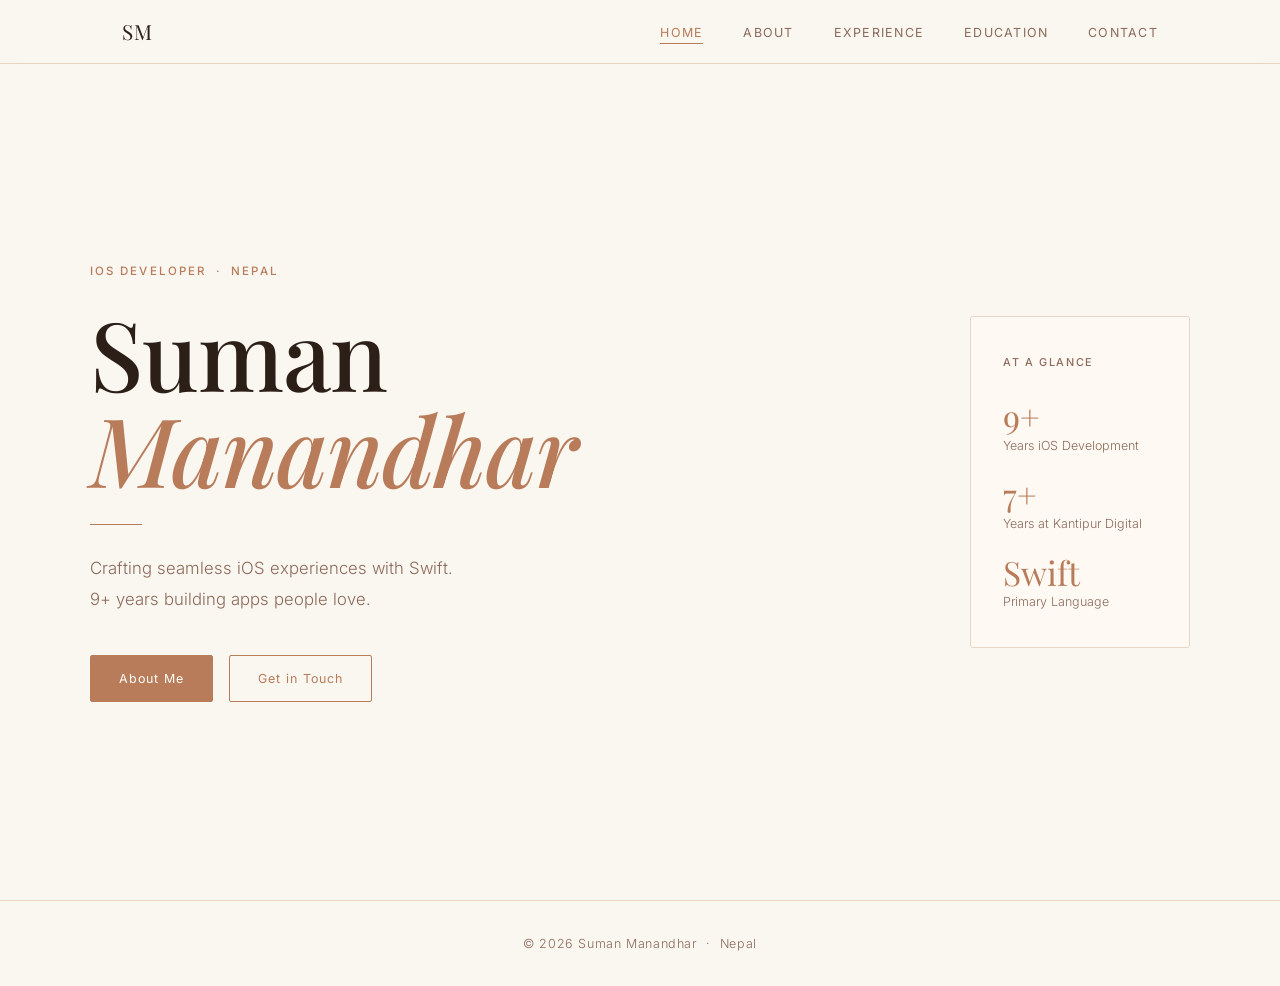
<file: index.html>
<!DOCTYPE html>
<html lang="en">
<head>
  <meta charset="UTF-8">
  <meta name="viewport" content="width=device-width, initial-scale=1.0">
  <title>Suman Manandhar — iOS Developer</title>
  <link rel="preconnect" href="https://fonts.googleapis.com">
  <link rel="preconnect" href="https://fonts.gstatic.com" crossorigin>
  <link href="https://fonts.googleapis.com/css2?family=Playfair+Display:ital,wght@0,400;0,500;0,600;1,400&family=Inter:wght@300;400;500&display=swap" rel="stylesheet">
  <link rel="stylesheet" href="css/style.css">
</head>
<body>

  <nav>
    <div class="nav-inner">
      <a href="index.html" class="nav-logo">SM</a>
      <button class="hamburger" id="hamburger" aria-label="Toggle menu">
        <span></span><span></span><span></span>
      </button>
      <ul class="nav-links" id="navLinks">
        <li><a href="index.html">Home</a></li>
        <li><a href="about.html">About</a></li>
        <li><a href="experience.html">Experience</a></li>
        <li><a href="education.html">Education</a></li>
        <li><a href="contact.html">Contact</a></li>
      </ul>
    </div>
  </nav>

  <div class="page">
    <section class="hero">
      <div class="hero-inner">

        <div class="hero-text">
          <span class="hero-tag fade-up">iOS Developer &nbsp;·&nbsp; Nepal</span>
          <h1 class="hero-name fade-up delay-1">Suman<br><em>Manandhar</em></h1>
          <div class="hero-rule fade-up delay-2"></div>
          <p class="hero-subtitle fade-up delay-3">
            Crafting seamless iOS experiences with Swift.<br>
            9+ years building apps people love.
          </p>
          <div class="hero-cta fade-up delay-4">
            <a href="about.html" class="btn btn-primary">About Me</a>
            <a href="contact.html" class="btn btn-outline">Get in Touch</a>
          </div>
        </div>

        <div class="hero-card fade-up delay-3">
          <p class="card-label">At a glance</p>
          <div class="stat-list">
            <div>
              <div class="stat-num">9+</div>
              <div class="stat-lbl">Years iOS Development</div>
            </div>
            <div>
              <div class="stat-num">7+</div>
              <div class="stat-lbl">Years at Kantipur Digital</div>
            </div>
            <div>
              <div class="stat-num">Swift</div>
              <div class="stat-lbl">Primary Language</div>
            </div>
          </div>
        </div>

      </div>
    </section>
  </div>

  <footer>
    <p>© 2026 Suman Manandhar &nbsp;·&nbsp; Nepal</p>
  </footer>

  <script src="js/main.js"></script>
</body>
</html>
</file>
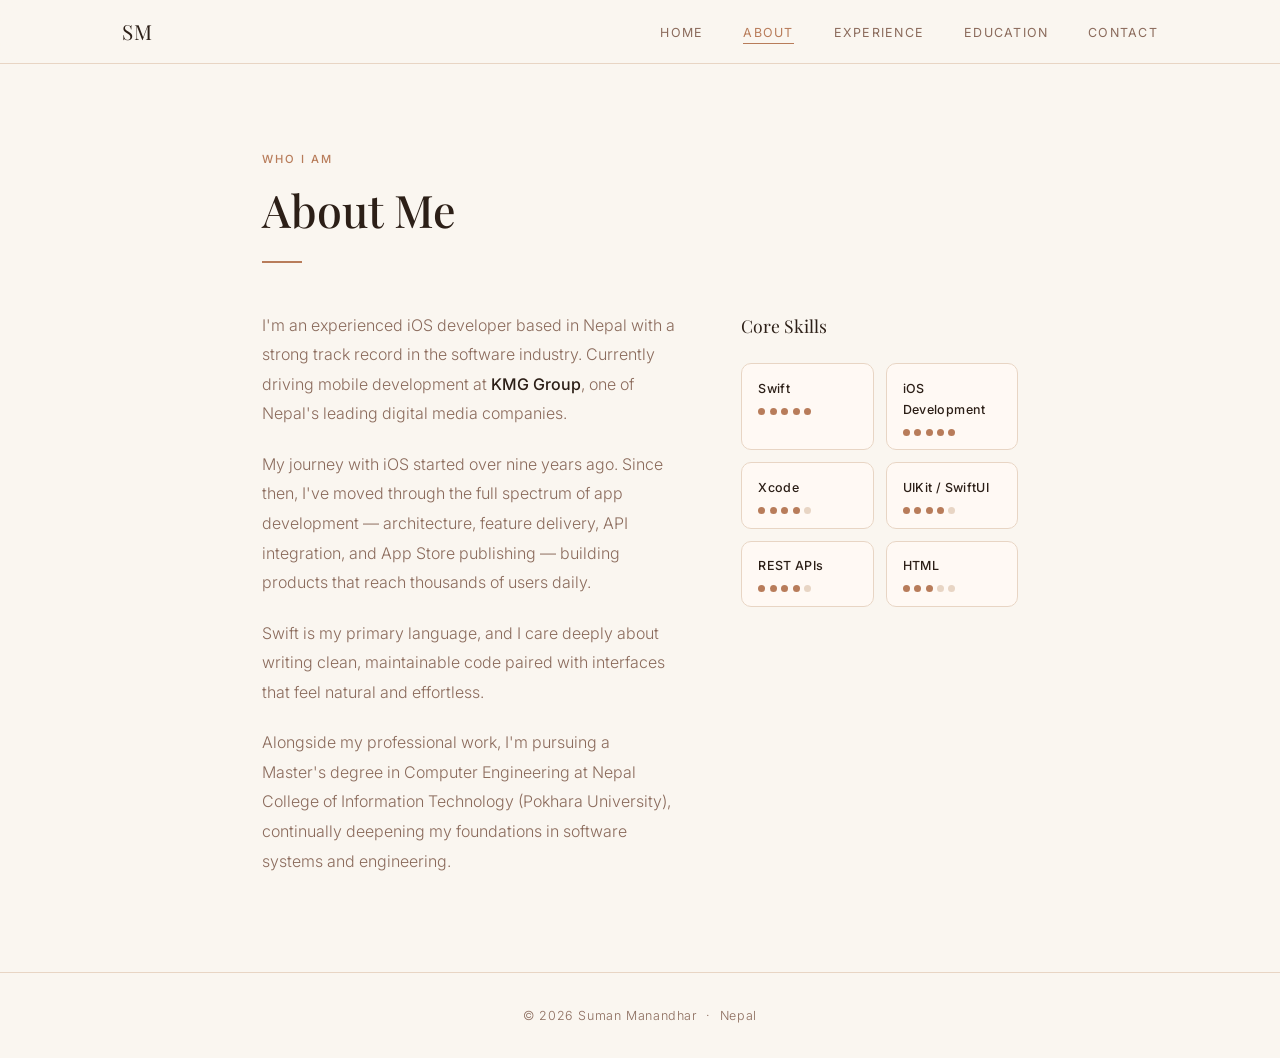
<file: about.html>
<!DOCTYPE html>
<html lang="en">
<head>
  <meta charset="UTF-8">
  <meta name="viewport" content="width=device-width, initial-scale=1.0">
  <title>About — Suman Manandhar</title>
  <link rel="preconnect" href="https://fonts.googleapis.com">
  <link rel="preconnect" href="https://fonts.gstatic.com" crossorigin>
  <link href="https://fonts.googleapis.com/css2?family=Playfair+Display:ital,wght@0,400;0,500;0,600;1,400&family=Inter:wght@300;400;500&display=swap" rel="stylesheet">
  <link rel="stylesheet" href="css/style.css">
</head>
<body>

  <nav>
    <div class="nav-inner">
      <a href="index.html" class="nav-logo">SM</a>
      <button class="hamburger" id="hamburger" aria-label="Toggle menu">
        <span></span><span></span><span></span>
      </button>
      <ul class="nav-links" id="navLinks">
        <li><a href="index.html">Home</a></li>
        <li><a href="about.html">About</a></li>
        <li><a href="experience.html">Experience</a></li>
        <li><a href="education.html">Education</a></li>
        <li><a href="contact.html">Contact</a></li>
      </ul>
    </div>
  </nav>

  <div class="page">
    <div class="container">

      <span class="section-tag fade-up">Who I Am</span>
      <h1 class="page-title fade-up delay-1">About Me</h1>
      <div class="divider fade-up delay-2"></div>

      <div class="about-grid fade-up delay-2">

        <div class="about-text">
          <p>
            I'm an experienced iOS developer based in Nepal with a strong track record in the
            software industry. Currently driving mobile development at
            <strong style="color: var(--text); font-weight: 500;">KMG Group</strong>,
            one of Nepal's leading digital media companies.
          </p>
          <p>
            My journey with iOS started over nine years ago. Since then, I've moved through the
            full spectrum of app development — architecture, feature delivery, API integration,
            and App Store publishing — building products that reach thousands of users daily.
          </p>
          <p>
            Swift is my primary language, and I care deeply about writing clean, maintainable code
            paired with interfaces that feel natural and effortless.
          </p>
          <p>
            Alongside my professional work, I'm pursuing a Master's degree in Computer Engineering
            at Nepal College of Information Technology (Pokhara University), continually deepening
            my foundations in software systems and engineering.
          </p>
        </div>

        <div class="skills-side">
          <p class="skills-title">Core Skills</p>
          <div class="skill-grid">
            <div class="skill-card">
              <span class="skill-card-name">Swift</span>
              <div class="skill-dots">
                <span class="dot filled"></span><span class="dot filled"></span><span class="dot filled"></span><span class="dot filled"></span><span class="dot filled"></span>
              </div>
            </div>
            <div class="skill-card">
              <span class="skill-card-name">iOS Development</span>
              <div class="skill-dots">
                <span class="dot filled"></span><span class="dot filled"></span><span class="dot filled"></span><span class="dot filled"></span><span class="dot filled"></span>
              </div>
            </div>
            <div class="skill-card">
              <span class="skill-card-name">Xcode</span>
              <div class="skill-dots">
                <span class="dot filled"></span><span class="dot filled"></span><span class="dot filled"></span><span class="dot filled"></span><span class="dot"></span>
              </div>
            </div>
            <div class="skill-card">
              <span class="skill-card-name">UIKit / SwiftUI</span>
              <div class="skill-dots">
                <span class="dot filled"></span><span class="dot filled"></span><span class="dot filled"></span><span class="dot filled"></span><span class="dot"></span>
              </div>
            </div>
            <div class="skill-card">
              <span class="skill-card-name">REST APIs</span>
              <div class="skill-dots">
                <span class="dot filled"></span><span class="dot filled"></span><span class="dot filled"></span><span class="dot filled"></span><span class="dot"></span>
              </div>
            </div>
            <div class="skill-card">
              <span class="skill-card-name">HTML</span>
              <div class="skill-dots">
                <span class="dot filled"></span><span class="dot filled"></span><span class="dot filled"></span><span class="dot"></span><span class="dot"></span>
              </div>
            </div>
          </div>
        </div>

      </div>
    </div>
  </div>

  <footer>
    <p>© 2026 Suman Manandhar &nbsp;·&nbsp; Nepal</p>
  </footer>

  <script src="js/main.js"></script>
</body>
</html>
</file>
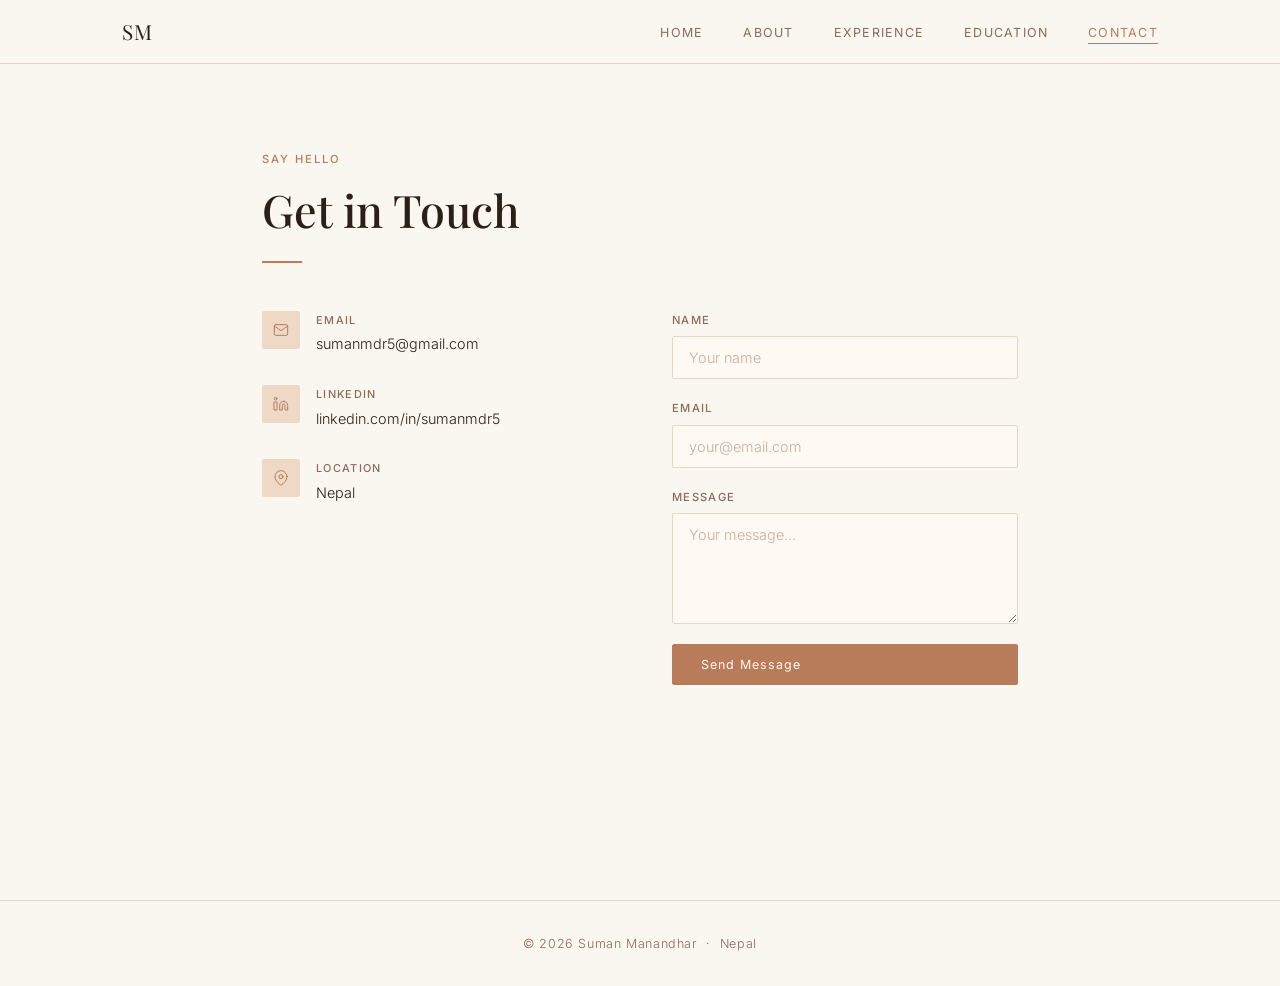
<file: contact.html>
<!DOCTYPE html>
<html lang="en">
<head>
  <meta charset="UTF-8">
  <meta name="viewport" content="width=device-width, initial-scale=1.0">
  <title>Contact — Suman Manandhar</title>
  <link rel="preconnect" href="https://fonts.googleapis.com">
  <link rel="preconnect" href="https://fonts.gstatic.com" crossorigin>
  <link href="https://fonts.googleapis.com/css2?family=Playfair+Display:ital,wght@0,400;0,500;0,600;1,400&family=Inter:wght@300;400;500&display=swap" rel="stylesheet">
  <link rel="stylesheet" href="css/style.css">
</head>
<body>

  <nav>
    <div class="nav-inner">
      <a href="index.html" class="nav-logo">SM</a>
      <button class="hamburger" id="hamburger" aria-label="Toggle menu">
        <span></span><span></span><span></span>
      </button>
      <ul class="nav-links" id="navLinks">
        <li><a href="index.html">Home</a></li>
        <li><a href="about.html">About</a></li>
        <li><a href="experience.html">Experience</a></li>
        <li><a href="education.html">Education</a></li>
        <li><a href="contact.html">Contact</a></li>
      </ul>
    </div>
  </nav>

  <div class="page">
    <div class="container">

      <span class="section-tag fade-up">Say Hello</span>
      <h1 class="page-title fade-up delay-1">Get in Touch</h1>
      <div class="divider fade-up delay-2"></div>

      <div class="contact-grid fade-up delay-2">

        <div class="contact-info">

          <div class="contact-item">
            <div class="contact-icon">
              <svg viewBox="0 0 24 24">
                <path d="M4 4h16c1.1 0 2 .9 2 2v12c0 1.1-.9 2-2 2H4c-1.1 0-2-.9-2-2V6c0-1.1.9-2 2-2z"/>
                <polyline points="22,6 12,13 2,6"/>
              </svg>
            </div>
            <div>
              <p class="contact-lbl">Email</p>
              <p class="contact-val">
                <a href="mailto:sumanmdr5@gmail.com">sumanmdr5@gmail.com</a>
              </p>
            </div>
          </div>

          <div class="contact-item">
            <div class="contact-icon">
              <svg viewBox="0 0 24 24">
                <path d="M16 8a6 6 0 0 1 6 6v7h-4v-7a2 2 0 0 0-2-2 2 2 0 0 0-2 2v7h-4v-7a6 6 0 0 1 6-6z"/>
                <rect x="2" y="9" width="4" height="12"/>
                <circle cx="4" cy="4" r="2"/>
              </svg>
            </div>
            <div>
              <p class="contact-lbl">LinkedIn</p>
              <p class="contact-val">
                <a href="https://www.linkedin.com/in/sumanmdr5" target="_blank" rel="noopener">
                  linkedin.com/in/sumanmdr5
                </a>
              </p>
            </div>
          </div>

          <div class="contact-item">
            <div class="contact-icon">
              <svg viewBox="0 0 24 24">
                <path d="M21 10c0 7-9 13-9 13s-9-6-9-13a9 9 0 0 1 18 0z"/>
                <circle cx="12" cy="10" r="3"/>
              </svg>
            </div>
            <div>
              <p class="contact-lbl">Location</p>
              <p class="contact-val">Nepal</p>
            </div>
          </div>

        </div>

        <form class="contact-form" onsubmit="handleSubmit(event)">
          <div class="form-group">
            <label for="name">Name</label>
            <input type="text" id="name" name="name" placeholder="Your name" required>
          </div>
          <div class="form-group">
            <label for="email">Email</label>
            <input type="email" id="email" name="email" placeholder="your@email.com" required>
          </div>
          <div class="form-group">
            <label for="message">Message</label>
            <textarea id="message" name="message" rows="5" placeholder="Your message..." required></textarea>
          </div>
          <button type="submit" class="btn btn-primary">Send Message</button>
          <p class="form-note" id="formNote"></p>
        </form>

      </div>
    </div>
  </div>

  <footer>
    <p>© 2026 Suman Manandhar &nbsp;·&nbsp; Nepal</p>
  </footer>

  <script src="js/main.js"></script>
</body>
</html>
</file>
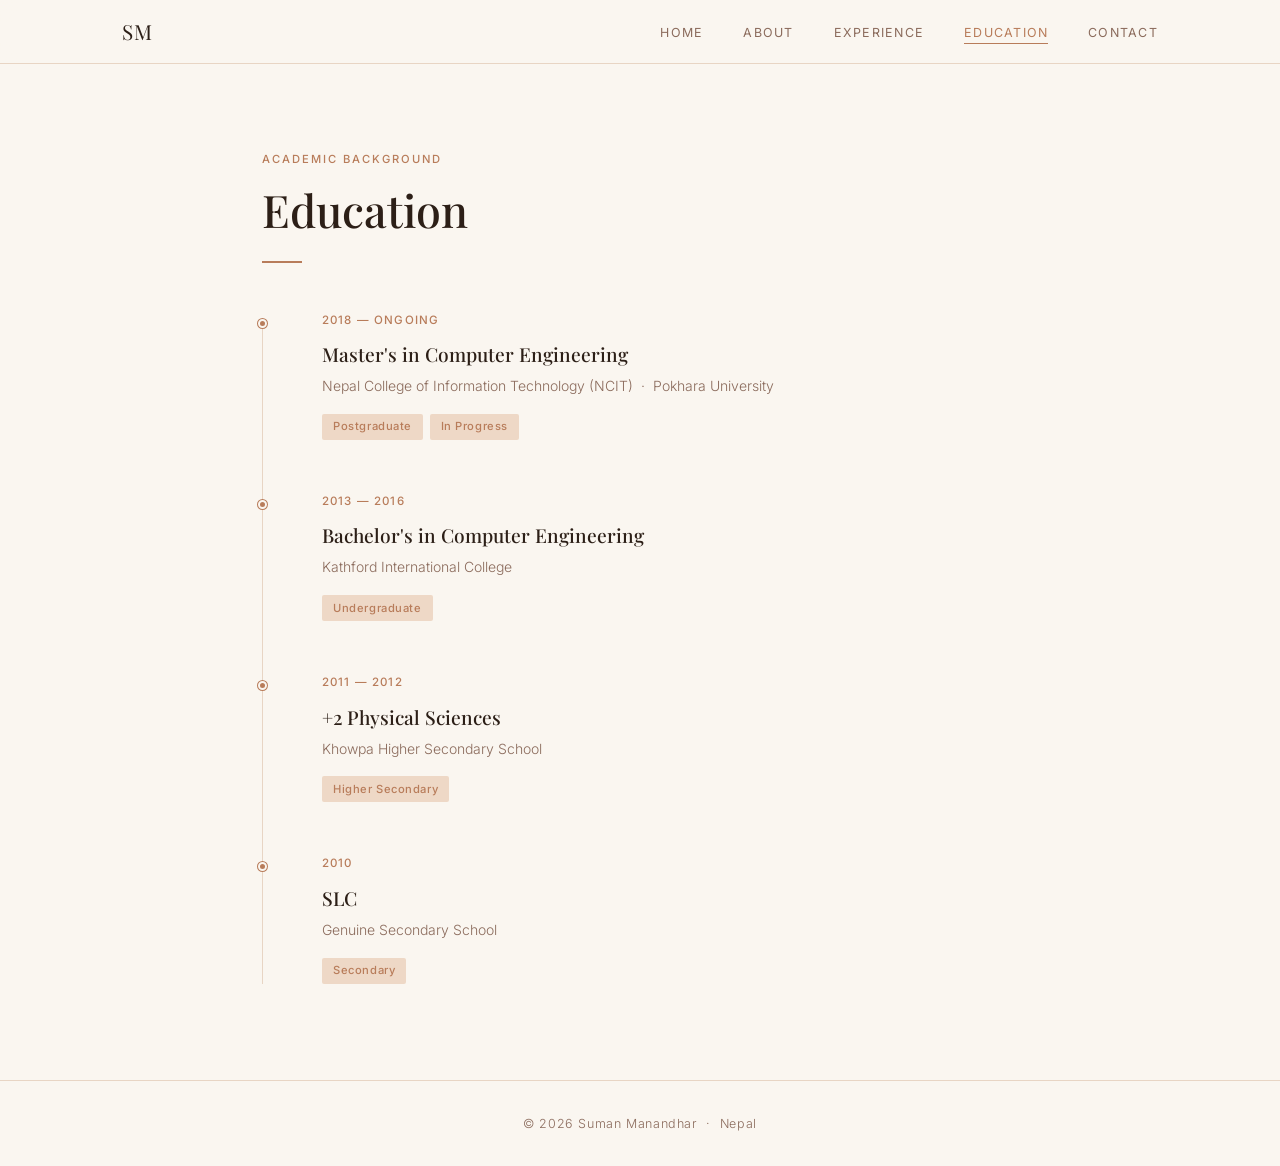
<file: education.html>
<!DOCTYPE html>
<html lang="en">
<head>
  <meta charset="UTF-8">
  <meta name="viewport" content="width=device-width, initial-scale=1.0">
  <title>Education — Suman Manandhar</title>
  <link rel="preconnect" href="https://fonts.googleapis.com">
  <link rel="preconnect" href="https://fonts.gstatic.com" crossorigin>
  <link href="https://fonts.googleapis.com/css2?family=Playfair+Display:ital,wght@0,400;0,500;0,600;1,400&family=Inter:wght@300;400;500&display=swap" rel="stylesheet">
  <link rel="stylesheet" href="css/style.css">
</head>
<body>

  <nav>
    <div class="nav-inner">
      <a href="index.html" class="nav-logo">SM</a>
      <button class="hamburger" id="hamburger" aria-label="Toggle menu">
        <span></span><span></span><span></span>
      </button>
      <ul class="nav-links" id="navLinks">
        <li><a href="index.html">Home</a></li>
        <li><a href="about.html">About</a></li>
        <li><a href="experience.html">Experience</a></li>
        <li><a href="education.html">Education</a></li>
        <li><a href="contact.html">Contact</a></li>
      </ul>
    </div>
  </nav>

  <div class="page">
    <div class="container">

      <span class="section-tag fade-up">Academic Background</span>
      <h1 class="page-title fade-up delay-1">Education</h1>
      <div class="divider fade-up delay-2"></div>

      <div class="timeline fade-up delay-2">

        <div class="timeline-item">
          <p class="timeline-date">2018 — Ongoing</p>
          <h2 class="timeline-title">Master's in Computer Engineering</h2>
          <p class="timeline-org">Nepal College of Information Technology (NCIT) &nbsp;·&nbsp; Pokhara University</p>
          <div class="badges">
            <span class="badge">Postgraduate</span>
            <span class="badge">In Progress</span>
          </div>
        </div>

        <div class="timeline-item">
          <p class="timeline-date">2013 — 2016</p>
          <h2 class="timeline-title">Bachelor's in Computer Engineering</h2>
          <p class="timeline-org">Kathford International College</p>
          <div class="badges">
            <span class="badge">Undergraduate</span>
          </div>
        </div>

        <div class="timeline-item">
          <p class="timeline-date">2011 — 2012</p>
          <h2 class="timeline-title">+2 Physical Sciences</h2>
          <p class="timeline-org">Khowpa Higher Secondary School</p>
          <div class="badges">
            <span class="badge">Higher Secondary</span>
          </div>
        </div>

        <div class="timeline-item">
          <p class="timeline-date">2010</p>
          <h2 class="timeline-title">SLC</h2>
          <p class="timeline-org">Genuine Secondary School</p>
          <div class="badges">
            <span class="badge">Secondary</span>
          </div>
        </div>

      </div>
    </div>
  </div>

  <footer>
    <p>© 2026 Suman Manandhar &nbsp;·&nbsp; Nepal</p>
  </footer>

  <script src="js/main.js"></script>
</body>
</html>
</file>
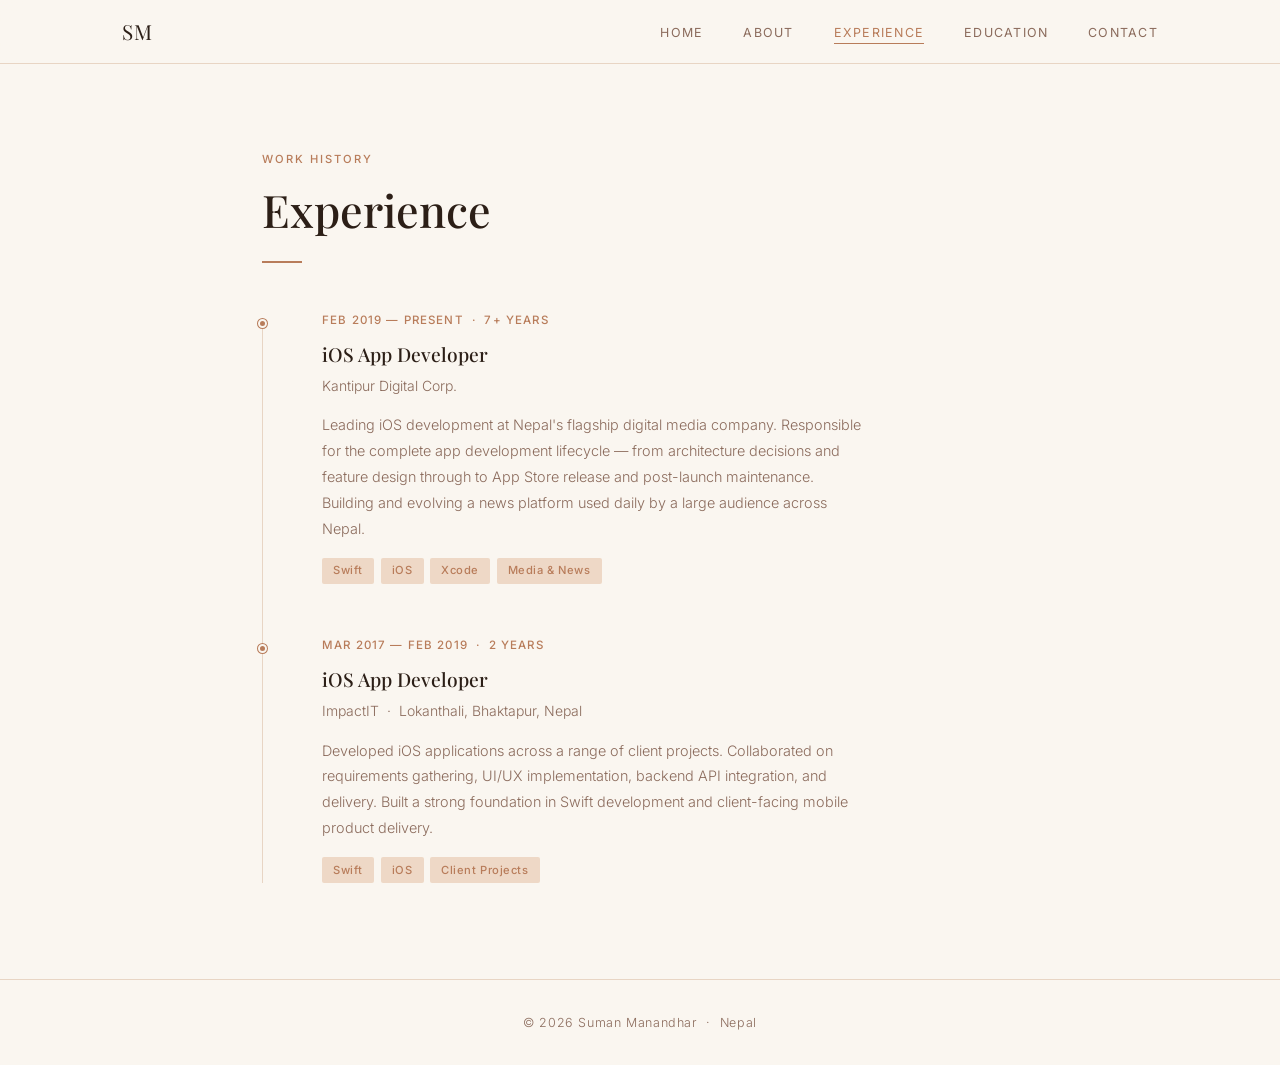
<file: experience.html>
<!DOCTYPE html>
<html lang="en">
<head>
  <meta charset="UTF-8">
  <meta name="viewport" content="width=device-width, initial-scale=1.0">
  <title>Experience — Suman Manandhar</title>
  <link rel="preconnect" href="https://fonts.googleapis.com">
  <link rel="preconnect" href="https://fonts.gstatic.com" crossorigin>
  <link href="https://fonts.googleapis.com/css2?family=Playfair+Display:ital,wght@0,400;0,500;0,600;1,400&family=Inter:wght@300;400;500&display=swap" rel="stylesheet">
  <link rel="stylesheet" href="css/style.css">
</head>
<body>

  <nav>
    <div class="nav-inner">
      <a href="index.html" class="nav-logo">SM</a>
      <button class="hamburger" id="hamburger" aria-label="Toggle menu">
        <span></span><span></span><span></span>
      </button>
      <ul class="nav-links" id="navLinks">
        <li><a href="index.html">Home</a></li>
        <li><a href="about.html">About</a></li>
        <li><a href="experience.html">Experience</a></li>
        <li><a href="education.html">Education</a></li>
        <li><a href="contact.html">Contact</a></li>
      </ul>
    </div>
  </nav>

  <div class="page">
    <div class="container">

      <span class="section-tag fade-up">Work History</span>
      <h1 class="page-title fade-up delay-1">Experience</h1>
      <div class="divider fade-up delay-2"></div>

      <div class="timeline fade-up delay-2">

        <div class="timeline-item">
          <p class="timeline-date">Feb 2019 — Present &nbsp;·&nbsp; 7+ years</p>
          <h2 class="timeline-title">iOS App Developer</h2>
          <p class="timeline-org">Kantipur Digital Corp.</p>
          <p class="timeline-desc">
            Leading iOS development at Nepal's flagship digital media company. Responsible for the
            complete app development lifecycle — from architecture decisions and feature design through
            to App Store release and post-launch maintenance. Building and evolving a news platform
            used daily by a large audience across Nepal.
          </p>
          <div class="badges">
            <span class="badge">Swift</span>
            <span class="badge">iOS</span>
            <span class="badge">Xcode</span>
            <span class="badge">Media & News</span>
          </div>
        </div>

        <div class="timeline-item">
          <p class="timeline-date">Mar 2017 — Feb 2019 &nbsp;·&nbsp; 2 years</p>
          <h2 class="timeline-title">iOS App Developer</h2>
          <p class="timeline-org">ImpactIT &nbsp;·&nbsp; Lokanthali, Bhaktapur, Nepal</p>
          <p class="timeline-desc">
            Developed iOS applications across a range of client projects. Collaborated on requirements
            gathering, UI/UX implementation, backend API integration, and delivery. Built a strong
            foundation in Swift development and client-facing mobile product delivery.
          </p>
          <div class="badges">
            <span class="badge">Swift</span>
            <span class="badge">iOS</span>
            <span class="badge">Client Projects</span>
          </div>
        </div>

      </div>
    </div>
  </div>

  <footer>
    <p>© 2026 Suman Manandhar &nbsp;·&nbsp; Nepal</p>
  </footer>

  <script src="js/main.js"></script>
</body>
</html>
</file>
<file: css/style.css>
@import url('https://fonts.googleapis.com/css2?family=Playfair+Display:ital,wght@0,400;0,500;0,600;1,400&family=Inter:wght@300;400;500&display=swap');

*, *::before, *::after { margin: 0; padding: 0; box-sizing: border-box; }

:root {
  --bg:           #FAF6F0;
  --surface:      #FFF9F4;
  --surface-alt:  #F5EBE0;
  --border:       #E8D5C4;
  --text:         #2C1F17;
  --text-muted:   #8B6B5C;
  --accent:       #B87C5A;
  --accent-hover: #9E6848;
  --accent-light: #EED8C6;
  --white:        #FFFDF9;
}

html { scroll-behavior: smooth; }

body {
  font-family: 'Inter', system-ui, sans-serif;
  background: var(--bg);
  color: var(--text);
  font-weight: 300;
  line-height: 1.7;
  -webkit-font-smoothing: antialiased;
}

/* ── NAV ──────────────────────────────────────── */
nav {
  position: fixed;
  top: 0; left: 0; right: 0;
  height: 64px;
  background: rgba(250, 246, 240, 0.94);
  backdrop-filter: blur(12px);
  -webkit-backdrop-filter: blur(12px);
  border-bottom: 1px solid var(--border);
  z-index: 999;
}

.nav-inner {
  max-width: 1100px;
  height: 100%;
  margin: 0 auto;
  padding: 0 2rem;
  display: flex;
  align-items: center;
  justify-content: space-between;
}

.nav-logo {
  font-family: 'Playfair Display', serif;
  font-size: 1.3rem;
  color: var(--text);
  text-decoration: none;
  letter-spacing: 0.03em;
}

.nav-links {
  list-style: none;
  display: flex;
  gap: 2.5rem;
}

.nav-links a {
  text-decoration: none;
  font-size: 0.78rem;
  font-weight: 400;
  letter-spacing: 0.1em;
  text-transform: uppercase;
  color: var(--text-muted);
  transition: color 0.2s;
  position: relative;
}

.nav-links a::after {
  content: '';
  position: absolute;
  bottom: -4px; left: 0;
  width: 0; height: 1px;
  background: var(--accent);
  transition: width 0.25s;
}

.nav-links a:hover,
.nav-links a.active { color: var(--accent); }

.nav-links a:hover::after,
.nav-links a.active::after { width: 100%; }

/* hamburger */
.hamburger {
  display: none;
  background: none;
  border: none;
  cursor: pointer;
  padding: 4px;
  flex-direction: column;
  gap: 6px;
}

.hamburger span {
  display: block;
  width: 22px;
  height: 1.5px;
  background: var(--text);
  transition: transform 0.3s, opacity 0.3s;
  transform-origin: center;
}

.hamburger.open span:nth-child(1) { transform: translateY(7.5px) rotate(45deg); }
.hamburger.open span:nth-child(2) { opacity: 0; }
.hamburger.open span:nth-child(3) { transform: translateY(-7.5px) rotate(-45deg); }

@media (max-width: 600px) {
  .hamburger { display: flex; }

  .nav-links {
    position: fixed;
    top: 64px; left: 0; right: 0;
    flex-direction: column;
    gap: 0;
    background: var(--surface);
    border-bottom: 1px solid var(--border);
    overflow: hidden;
    max-height: 0;
    transition: max-height 0.35s ease;
  }

  .nav-links.open { max-height: 320px; }

  .nav-links li { padding: 0.85rem 2rem; border-bottom: 1px solid var(--border); }
  .nav-links li:last-child { border-bottom: none; }
  .nav-links a { font-size: 0.85rem; }
}

/* ── PAGE ─────────────────────────────────────── */
.page { padding-top: 64px; min-height: 100vh; }

/* ── ANIMATIONS ──────────────────────────────── */
@keyframes fadeUp {
  from { opacity: 0; transform: translateY(24px); }
  to   { opacity: 1; transform: translateY(0); }
}

.fade-up {
  opacity: 0;
  animation: fadeUp 0.75s cubic-bezier(0.22, 1, 0.36, 1) forwards;
}

.delay-1 { animation-delay: 0.12s; }
.delay-2 { animation-delay: 0.22s; }
.delay-3 { animation-delay: 0.32s; }
.delay-4 { animation-delay: 0.44s; }
.delay-5 { animation-delay: 0.56s; }

/* ── LAYOUT ──────────────────────────────────── */
.container {
  max-width: 820px;
  margin: 0 auto;
  padding: 5rem 2rem 6rem;
}

.section-tag {
  display: inline-block;
  font-size: 0.7rem;
  font-weight: 500;
  letter-spacing: 0.18em;
  text-transform: uppercase;
  color: var(--accent);
  margin-bottom: 0.9rem;
}

.page-title {
  font-family: 'Playfair Display', serif;
  font-size: clamp(2rem, 5vw, 2.8rem);
  font-weight: 500;
  color: var(--text);
  line-height: 1.2;
}

.divider {
  width: 40px;
  height: 1.5px;
  background: var(--accent);
  margin: 1.5rem 0 3rem;
}

/* ── HERO ─────────────────────────────────────── */
.hero {
  min-height: calc(100vh - 64px);
  display: flex;
  align-items: center;
  padding: 4rem 2rem;
}

.hero-inner {
  max-width: 1100px;
  margin: 0 auto;
  width: 100%;
  display: grid;
  grid-template-columns: 1fr auto;
  gap: 5rem;
  align-items: center;
}

.hero-tag {
  font-size: 0.72rem;
  font-weight: 500;
  letter-spacing: 0.18em;
  text-transform: uppercase;
  color: var(--accent);
  margin-bottom: 1.4rem;
  display: block;
}

.hero-name {
  font-family: 'Playfair Display', serif;
  font-size: clamp(3.2rem, 9vw, 6rem);
  font-weight: 500;
  line-height: 1.0;
  color: var(--text);
  margin-bottom: 1.75rem;
  letter-spacing: -0.01em;
}

.hero-name em {
  font-style: italic;
  color: var(--accent);
}

.hero-rule {
  width: 52px;
  height: 1.5px;
  background: var(--accent);
  margin-bottom: 1.75rem;
}

.hero-subtitle {
  color: var(--text-muted);
  font-size: 1.05rem;
  line-height: 1.85;
  max-width: 380px;
  margin-bottom: 2.5rem;
}

.hero-cta {
  display: flex;
  gap: 1rem;
  flex-wrap: wrap;
}

/* hero card */
.hero-card {
  background: var(--surface);
  border: 1px solid var(--border);
  border-radius: 3px;
  padding: 2.25rem 2rem;
  width: 220px;
  flex-shrink: 0;
}

.card-label {
  font-size: 0.68rem;
  font-weight: 500;
  letter-spacing: 0.15em;
  text-transform: uppercase;
  color: var(--text-muted);
  margin-bottom: 1.75rem;
}

.stat-list {
  display: flex;
  flex-direction: column;
  gap: 1.5rem;
}

.stat-num {
  font-family: 'Playfair Display', serif;
  font-size: 2.1rem;
  color: var(--accent);
  line-height: 1;
}

.stat-lbl {
  font-size: 0.78rem;
  color: var(--text-muted);
  margin-top: 0.2rem;
  line-height: 1.4;
}

@media (max-width: 820px) {
  .hero-inner { grid-template-columns: 1fr; gap: 0; }
  .hero-card { display: none; }
}

/* ── BUTTONS ──────────────────────────────────── */
.btn {
  display: inline-flex;
  align-items: center;
  gap: 0.5rem;
  padding: 0.75rem 1.75rem;
  font-size: 0.78rem;
  font-weight: 400;
  letter-spacing: 0.08em;
  text-decoration: none;
  border-radius: 2px;
  border: 1px solid transparent;
  transition: all 0.25s;
  cursor: pointer;
  font-family: 'Inter', sans-serif;
}

.btn-primary {
  background: var(--accent);
  color: var(--white);
  border-color: var(--accent);
}

.btn-primary:hover {
  background: var(--accent-hover);
  border-color: var(--accent-hover);
  transform: translateY(-1px);
}

.btn-outline {
  background: transparent;
  color: var(--accent);
  border-color: var(--accent);
}

.btn-outline:hover {
  background: var(--accent-light);
  transform: translateY(-1px);
}

/* ── ABOUT ────────────────────────────────────── */
.about-grid {
  display: grid;
  grid-template-columns: 3fr 2fr;
  gap: 4rem;
  align-items: start;
}

@media (max-width: 680px) {
  .about-grid { grid-template-columns: 1fr; gap: 2.5rem; }
}

.about-text p {
  color: var(--text-muted);
  margin-bottom: 1.3rem;
  font-size: 1rem;
  line-height: 1.85;
}

.about-text p:last-child { margin-bottom: 0; }

.skills-title {
  font-family: 'Playfair Display', serif;
  font-size: 1.1rem;
  color: var(--text);
  margin-bottom: 1.4rem;
}

.skill-grid {
  display: grid;
  grid-template-columns: 1fr 1fr;
  gap: 0.75rem;
}

.skill-card {
  background: var(--surface);
  border: 1px solid var(--border);
  border-radius: 10px;
  padding: 0.85rem 1rem;
  display: flex;
  flex-direction: column;
  gap: 0.55rem;
  transition: border-color 0.2s, transform 0.2s;
}

.skill-card:hover {
  border-color: var(--accent-light);
  transform: translateY(-2px);
}

.skill-card-name {
  font-size: 0.78rem;
  font-weight: 500;
  color: var(--text);
  letter-spacing: 0.03em;
}

.skill-dots {
  display: flex;
  gap: 0.28rem;
}

.dot {
  width: 7px;
  height: 7px;
  border-radius: 50%;
  background: var(--border);
}

.dot.filled {
  background: var(--accent);
}

/* ── TIMELINE ─────────────────────────────────── */
.timeline {
  position: relative;
  padding-left: 1.5rem;
}

.timeline::before {
  content: '';
  position: absolute;
  left: 0; top: 12px; bottom: 0;
  width: 1px;
  background: var(--border);
}

.timeline-item {
  position: relative;
  padding-left: 2.25rem;
  padding-bottom: 3.25rem;
}

.timeline-item:last-child { padding-bottom: 0; }

.timeline-item::before {
  content: '';
  position: absolute;
  left: calc(-1.5rem - 4px);
  top: 8px;
  width: 9px; height: 9px;
  border-radius: 50%;
  background: var(--accent);
  border: 2.5px solid var(--bg);
  box-shadow: 0 0 0 1px var(--accent);
}

.timeline-date {
  font-size: 0.72rem;
  font-weight: 500;
  letter-spacing: 0.1em;
  text-transform: uppercase;
  color: var(--accent);
  margin-bottom: 0.5rem;
}

.timeline-title {
  font-family: 'Playfair Display', serif;
  font-size: 1.2rem;
  font-weight: 500;
  color: var(--text);
  margin-bottom: 0.2rem;
}

.timeline-org {
  font-size: 0.875rem;
  color: var(--text-muted);
  margin-bottom: 0.9rem;
}

.timeline-desc {
  font-size: 0.9rem;
  color: var(--text-muted);
  line-height: 1.8;
  max-width: 540px;
}

.badges { margin-top: 1rem; display: flex; flex-wrap: wrap; gap: 0.4rem; }

.badge {
  display: inline-block;
  padding: 0.22rem 0.7rem;
  background: var(--accent-light);
  color: var(--accent);
  font-size: 0.7rem;
  font-weight: 500;
  letter-spacing: 0.05em;
  border-radius: 2px;
}

/* ── CONTACT ──────────────────────────────────── */
.contact-grid {
  display: grid;
  grid-template-columns: 1fr 1fr;
  gap: 4rem;
  align-items: start;
}

@media (max-width: 640px) {
  .contact-grid { grid-template-columns: 1fr; gap: 2.5rem; }
}

.contact-info { display: flex; flex-direction: column; gap: 1.75rem; }

.contact-item { display: flex; align-items: flex-start; gap: 1rem; }

.contact-icon {
  width: 38px; height: 38px;
  background: var(--accent-light);
  border-radius: 2px;
  display: flex;
  align-items: center;
  justify-content: center;
  flex-shrink: 0;
}

.contact-icon svg {
  width: 16px; height: 16px;
  stroke: var(--accent);
  fill: none;
  stroke-width: 1.5;
  stroke-linecap: round;
  stroke-linejoin: round;
}

.contact-lbl {
  font-size: 0.68rem;
  font-weight: 500;
  letter-spacing: 0.12em;
  text-transform: uppercase;
  color: var(--text-muted);
  margin-bottom: 0.2rem;
}

.contact-val {
  font-size: 0.9rem;
  color: var(--text);
}

.contact-val a {
  color: var(--text);
  text-decoration: none;
  transition: color 0.2s;
}

.contact-val a:hover { color: var(--accent); }

/* form */
.contact-form { display: flex; flex-direction: column; gap: 1.25rem; }

.form-group { display: flex; flex-direction: column; gap: 0.4rem; }

.form-group label {
  font-size: 0.7rem;
  font-weight: 500;
  letter-spacing: 0.12em;
  text-transform: uppercase;
  color: var(--text-muted);
}

.form-group input,
.form-group textarea {
  background: var(--surface);
  border: 1px solid var(--border);
  border-radius: 2px;
  padding: 0.75rem 1rem;
  font-family: 'Inter', sans-serif;
  font-size: 0.9rem;
  font-weight: 300;
  color: var(--text);
  outline: none;
  transition: border-color 0.2s;
  resize: vertical;
  width: 100%;
}

.form-group input:focus,
.form-group textarea:focus { border-color: var(--accent); }

.form-group input::placeholder,
.form-group textarea::placeholder { color: #C8ADA0; }

.form-note {
  font-size: 0.85rem;
  color: var(--accent);
  margin-top: 0.25rem;
  display: none;
}

/* ── FOOTER ───────────────────────────────────── */
footer {
  border-top: 1px solid var(--border);
  padding: 2rem;
  text-align: center;
  color: var(--text-muted);
  font-size: 0.78rem;
  letter-spacing: 0.05em;
}
</file>
